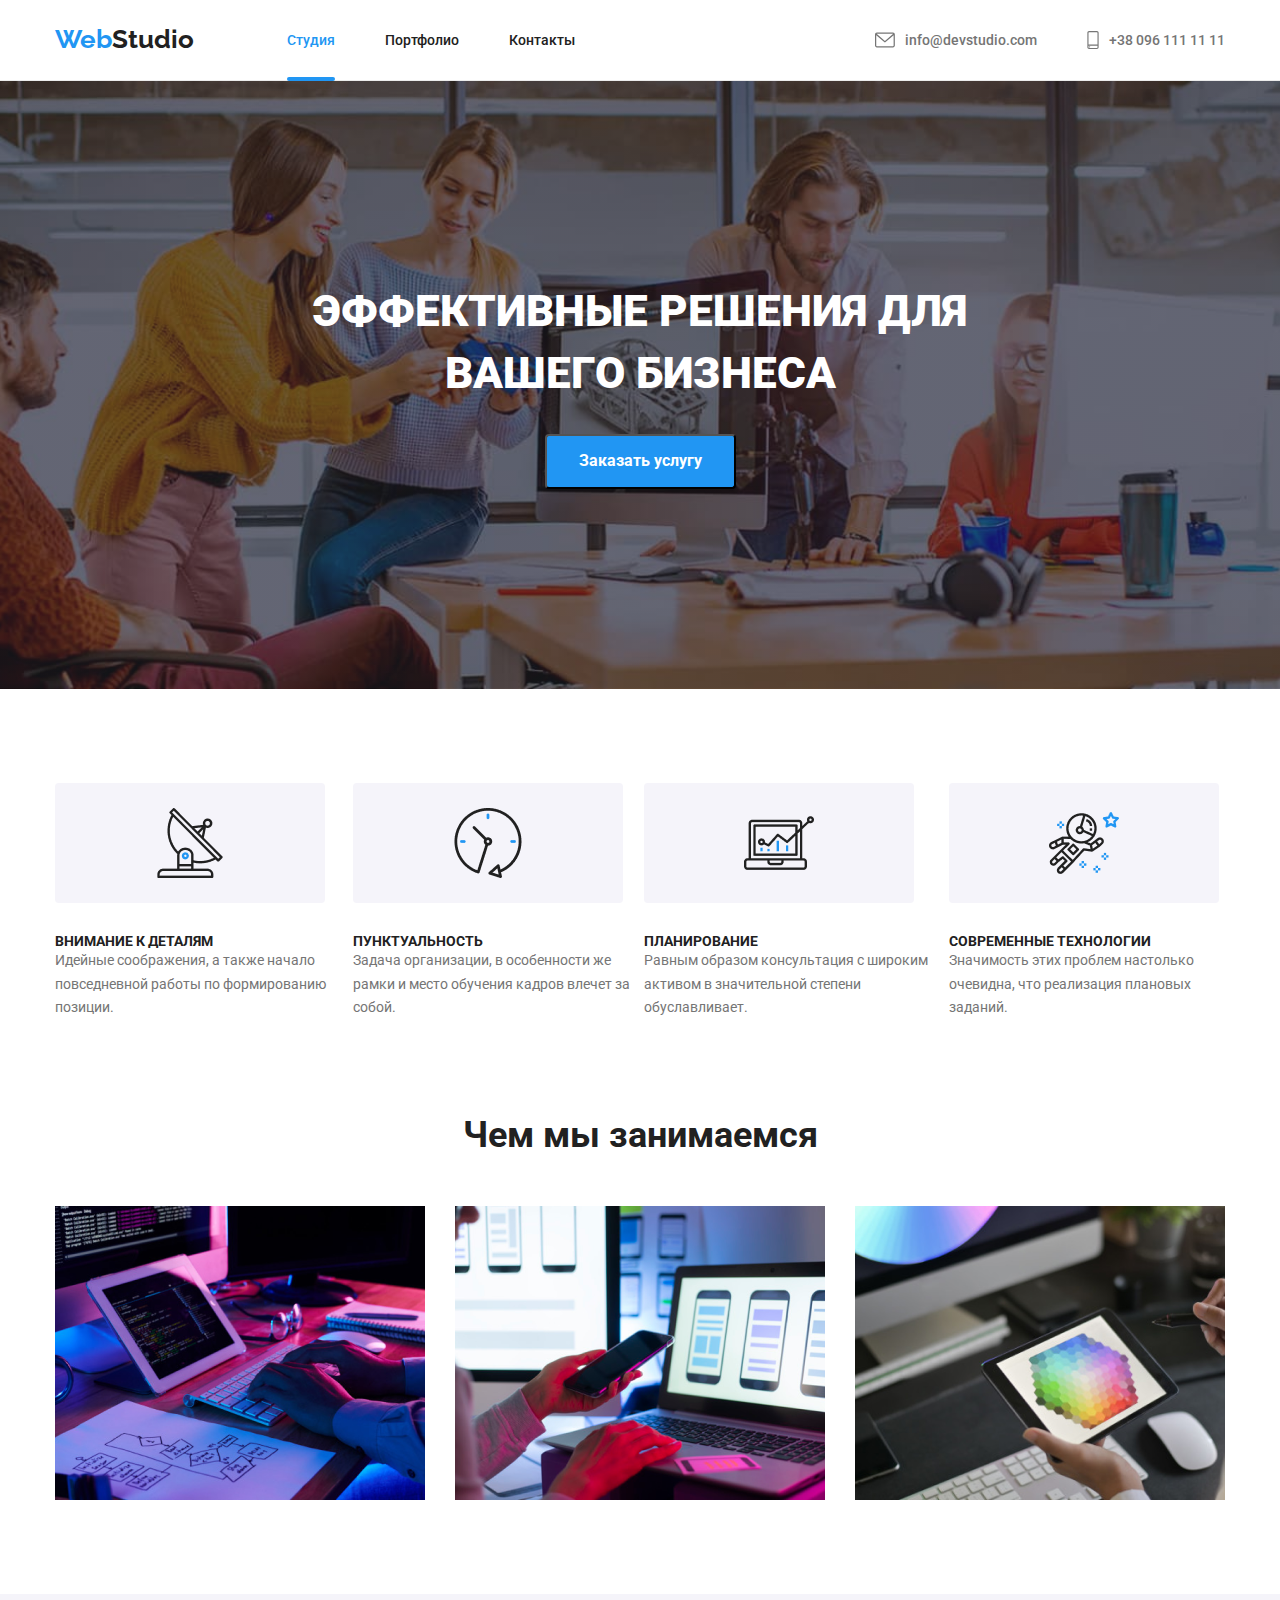
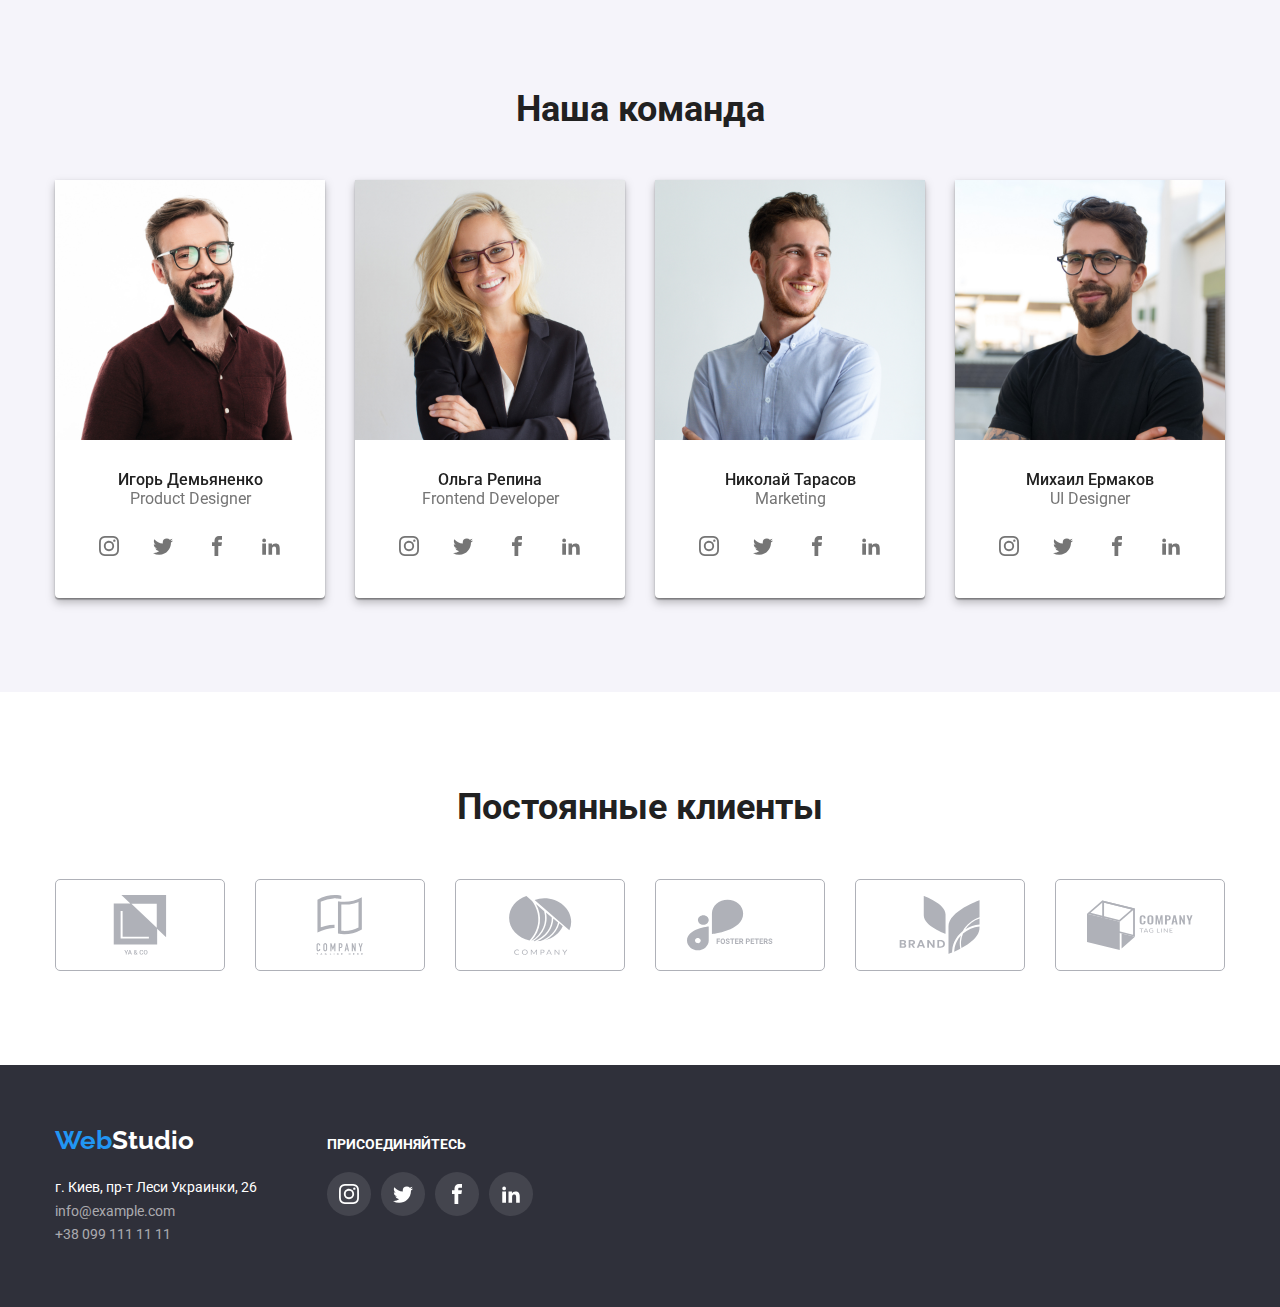
<file: index.html>
<!DOCTYPE html>
<html lang="en">
<head>
    <meta charset="UTF-8">
    <meta http-equiv="X-UA-Compatible" content="IE=edge">
    <meta name="viewport" content="width=device-width, initial-scale=1.0">
    <title>HomeWork</title>
    <link rel="preconnect" href="https://fonts.googleapis.com">
    <link rel="preconnect" href="https://fonts.gstatic.com" crossorigin>
    <link href="https://fonts.googleapis.com/css2?family=Raleway:wght@700&family=Roboto:wght@400;500;700;900&display=swap"rel="stylesheet">
    <link rel="stylesheet" href="https://cdnjs.cloudflare.com/ajax/libs/modern-normalize/1.1.0/modern-normalize.min.css">
    <link rel="stylesheet" href="./css/style.css"/>
</head>
<body>
    <header class="page-header">
        <div class="navbar container">
            <nav class="main-nav">
                <a class="logo" href="logotype">Web<span class="accent">Studio</span></a>
                <ul class="nav-list list">
                    <li class="item"><a class="nav-link current" href="./index.html">Студия</a></li>
                    <li class="item"><a class="nav-link" href="./portfolio.html">Портфолио</a></li>
                    <li class="item"><a class="nav-link" href="#">Контакты</a></li>
                </ul>
            </nav>
            <ul class="contacts-list-head list">
                <li class="item">
                    <a class="contact-link-head" href="mailto:info@devstudio.com">
                        <svg class="mail-icon">
                            <use href="./images-main/sprite.svg#icon-mail"></use>
                        </svg>info@devstudio.com
                    </a>
                </li>   
                <li class="item">
                    <a class="contact-link-head" href="tel:+380961111111">
                        <svg class="smartphone-icon">
                            <use href="./images-main/sprite.svg#icon-phone"></use>
                        </svg>+38 096 111 11 11
                    </a>
                </li>
            </ul>
        </div>
    </header>
    <main>

        <!--Main banner-->
        
        <section class="hero">
            <h1 class="hero-title">Эффективные решения для вашего бизнеса</h1>
            <button data-modal-open class="button-primary" type="button">Заказать услугу</button>
        </section>
        
        <!-- block Description-->
        
        <section class="description container"> 
            <ul class="description-list list">
                <li class="descrption-item1">
                    <h3 class="title-description">Внимание к деталям</h3>
                    <p class="text">Идейные соображения, а также начало повседневной работы по формированию позиции.</p>
                </li>
                <li class="descrption-item2">
                    <h3 class="title-description">Пунктуальность</h3>
                    <p class="text">Задача организации, в особенности же рамки и место обучения кадров влечет за собой.</p>
                </li>
                <li class="descrption-item3">
                    <h3 class="title-description">Планирование</h3>
                    <p class="text">Равным образом консультация с широким активом в значительной степени обуславливает.</p>
                </li>
                <li class="descrption-item4">
                    <h3 class="title-description">Современные технологии</h3>
                    <p class="text">Значимость этих проблем настолько очевидна, что реализация плановых заданий.</p>
                </li>
            </ul>
        </section>

        <!--Modal window-->

        <div data-modal class="backdrop is-hidden">
            <div class="modal">
                <button data-modal-close class="modal-close" type="button">
                    <svg class="vector" width="11" height="11">
                        <use href="./images-main/sprite.svg#icon-VectorX"></use>
                    </svg>
                </button>
            </div>
        </div>
        <!--block our work-->
        
        <section class="our-work container">
            <div class="work">
                <h2 class="title-work-team">Чем мы занимаемся</h2>
                <ul class="work-list list">
                    <li class="work-item">
                        <img src="./images-main/verstka.png" alt="verstka of webpages" width="370">
                        <div class="work-overlay">
                            <p class="overlay-text">Десктопные приложения</p>
                        </div>
                    </li>
                    <li class="work-item">
                        <img src="./images-main/uxui.png" alt="uxui design" width="370">
                        <div class="work-overlay">
                            <p class="overlay-text">Мобильные приложения</p>
                        </div>
                    </li>
                    <li class="work-item">
                        <img src="./images-main/webdesign.png" alt="webdesign" width="370">
                        <div class="work-overlay">
                            <p class="overlay-text">Дизайнерские решения</p>
                        </div>
                    </li>
                </ul>
            </div>
        </section>
        
        <!--Our Team -->
        
        <section class="our-team">
            <div class="container">
                <h2 class="title-work-team">Наша команда</h2>
                <ul class="list team">
                    <li class="team-item">
                        <img src="./images-main/igor.jpg" alt="фото Игорь Демьяненко Product Designer" width="270">
                        <div class="person">
                            <h3 class="title-name">Игорь Демьяненко</h3>
                            <p class="text-profession">Product Designer</p>
                            <ul class="social-links list">
                                <li class="social-item">
                                    <a class="social-link" href="#">
                                        <svg class="social" width="20" height="20">
                                            <use href="./images-main/sprite.svg#icon-instagram"></use>
                                        </svg>
                                    </a>
                                </li>
                                <li class="social-item">
                                    <a class="social-link" href="#">
                                        <svg class="social" width="20" height="20">
                                            <use href="./images-main/sprite.svg#icon-twitter"></use>
                                        </svg>
                                    </a>
                                </li>
                                <li class="social-item">
                                    <a class="social-link" href="#">
                                        <svg class="social" width="20" height="20">
                                            <use href="./images-main/sprite.svg#icon-facebook"></use>
                                        </svg>
                                    </a>
                                </li>
                                <li class="social-item">
                                    <a class="social-link" href="#">
                                        <svg class="social" width="20" height="20">
                                            <use href="./images-main/sprite.svg#icon-linkedin"></use>
                                        </svg>
                                    </a>
                                </li>
                            </ul>
                        </div>
                    </li>
                    <li class="team-item">
                        <img src="./images-main/olga.jpg" alt="фото Ольга Репина Frontend Developer" width="270">
                        <div class="person">
                            <h3 class="title-name">Ольга Репина</h3>
                            <p class="text-profession">Frontend Developer</p>
                            <ul class="social-links list">
                                <li class="social-item">
                                    <a class="social-link" href="#">
                                        <svg class="social" width="20" height="20">
                                            <use href="./images-main/sprite.svg#icon-instagram"></use>
                                        </svg>
                                    </a>
                                </li>
                                <li class="social-item">
                                    <a class="social-link" href="#">
                                        <svg class="social" width="20" height="20">
                                            <use href="./images-main/sprite.svg#icon-twitter"></use>
                                        </svg>
                                    </a>
                                </li>
                                <li class="social-item">
                                    <a class="social-link" href="#">
                                        <svg class="social" width="20" height="20">
                                            <use href="./images-main/sprite.svg#icon-facebook"></use>
                                        </svg>
                                    </a>
                                </li>
                                <li class="social-item">
                                    <a class="social-link" href="#">
                                        <svg class="social" width="20" height="20">
                                            <use href="./images-main/sprite.svg#icon-linkedin"></use>
                                        </svg>
                                    </a>
                                </li>
                            </ul>
                        </div>
                    </li>
                    <li class="team-item">
                        <img src="./images-main/nikolai.jpg" alt="фото Николай Тарасов Marketing" width="270">
                        <div class="person">
                            <h3 class="title-name">Николай Тарасов</h3>
                            <p class="text-profession">Marketing</p>
                            <ul class="social-links list">
                                <li class="social-item">
                                    <a class="social-link" href="#">
                                        <svg class="social" width="20" height="20">
                                            <use href="./images-main/sprite.svg#icon-instagram"></use>
                                        </svg>
                                    </a>
                                </li>
                                <li class="social-item">
                                    <a class="social-link" href="#">
                                        <svg class="social" width="20" height="20">
                                            <use href="./images-main/sprite.svg#icon-twitter"></use>
                                        </svg>
                                    </a>
                                </li>
                                <li class="social-item">
                                    <a class="social-link" href="#">
                                        <svg class="social" width="20" height="20">
                                            <use href="./images-main/sprite.svg#icon-facebook"></use>
                                        </svg>
                                    </a>
                                </li>
                                <li class="social-item">
                                    <a class="social-link" href="#">
                                        <svg class="social" width="20" height="20">
                                            <use href="./images-main/sprite.svg#icon-linkedin"></use>
                                        </svg>
                                    </a>
                                </li>
                            </ul>
                        </div>
                    </li>
                    <li class="team-item">
                        <img src="./images-main/mikhail.jpg" alt="фото Михаил Ермаков UI Designer" width="270">
                        <div class="person">
                            <h3 class="title-name">Михаил Ермаков</h3>
                            <p class="text-profession">UI Designer</p>
                            <ul class="social-links list">
                                <li class="social-item">
                                    <a class="social-link" href="#">
                                        <svg class="social" width="20" height="20">
                                            <use href="./images-main/sprite.svg#icon-instagram"></use>
                                        </svg>
                                    </a>
                                </li>
                                <li class="social-item">
                                    <a class="social-link" href="#">
                                        <svg class="social" width="20" height="20">
                                            <use href="./images-main/sprite.svg#icon-twitter"></use>
                                        </svg>
                                    </a>
                                </li>
                                <li class="social-item">
                                    <a class="social-link" href="#">
                                        <svg class="social" width="20" height="20">
                                            <use href="./images-main/sprite.svg#icon-facebook"></use>
                                        </svg>
                                    </a>
                                </li>
                                <li class="social-item">
                                    <a class="social-link" href="#">
                                        <svg class="social" width="20" height="20">
                                            <use href="./images-main/sprite.svg#icon-linkedin"></use>
                                        </svg>
                                    </a>
                                </li>
                            </ul> 
                        </div>
                    </li>
                </ul>
            </div>
        </section>

        <!-- Clients-->
        
        <section class="clients container">
            <h2 class="title-work-team">Постоянные клиенты</h2>
            <ul class="clients-list list">
                <li>
                    <a class="client-link" href="#">
                        <svg class="client">
                            <use href="./images-main/sprite.svg#icon-yaco"></use>
                        </svg>
                    </a>
                </li>
                <li>
                    <a class="client-link" href="#">
                        <svg class="client">
                            <use href="./images-main/sprite.svg#icon-tagline"></use>
                        </svg>
                    </a>
                </li>
                <li>
                    <a class="client-link" href="#">
                        <svg class="client">
                            <use href="./images-main/sprite.svg#icon-company"></use>
                        </svg>
                    </a>
                </li>
                <li>
                    <a class="client-link" href="#">
                        <svg class="client">
                            <use href="./images-main/sprite.svg#icon-fosters"></use>
                        </svg>
                    </a>
                </li>
                <li>
                    <a class="client-link" href="#">
                        <svg class="client">
                            <use href="./images-main/sprite.svg#icon-brand"></use>
                        </svg>
                    </a>
                </li>
                <li>
                    <a class="client-link" href="#">
                        <svg class="client">
                            <use href="./images-main/sprite.svg#icon-companytag"></use>
                        </svg>
                    </a>
                </li>
            
            </ul>
        </section>
        
        <!-- Undeground of web page-->
        <footer class="footer" id="footer">
            <div class="container foot">
                <div>
                    <a class="logo" href="logotype">Web<span class="accent-footer">Studio</span></a>
                    <address class="address">
                        <p class="address-item">г. Киев, пр-т Леси Украинки, 26</p>
                        <ul class="contacts-list-foot list">
                            <li class="contact-item">
                                <a class="contact-link-foot" href="mailto:info@example.com">info@example.com</a>
                            </li>
                            <li class="contact-item">
                                <a class="contact-link-foot" href="tel:+380991111111">+38 099 111 11 11</a>
                            </li>
                        </ul>
                    </address>
                </div>
                <div class="conected">
                    <h4 class="title-conect">Присоединяйтесь</h4>
                    <ul class="foot-links list">
                        <li class="foot-item">
                            <a class="foot-link" href="#">
                                <svg class="foot-social" width="20" height="20">
                                    <use href="./images-main/sprite.svg#icon-instagram"></use>
                                </svg>
                            </a>
                        </li>
                        <li class="foot-item">
                            <a class="foot-link" href="#">
                                <svg class="foot-social" width="20" height="20">
                                    <use href="./images-main/sprite.svg#icon-twitter"></use>
                                </svg>
                            </a>
                        </li>
                        <li class="foot-item">
                            <a class="foot-link" href="#">
                                <svg class="foot-social" width="20" height="20">
                                    <use href="./images-main/sprite.svg#icon-facebook"></use>
                                </svg>
                            </a>
                        </li>
                        <li class="foot-item">
                            <a class="foot-link" href="#">
                                <svg class="foot-social" width="20" height="20">
                                    <use href="./images-main/sprite.svg#icon-linkedin"></use>
                                </svg>
                            </a>
                        </li>
                    </ul>
                </div>
            </div>
        </footer>
    </main>
<script src="./js/modal.js"></script>
</body>
</html>
</file>
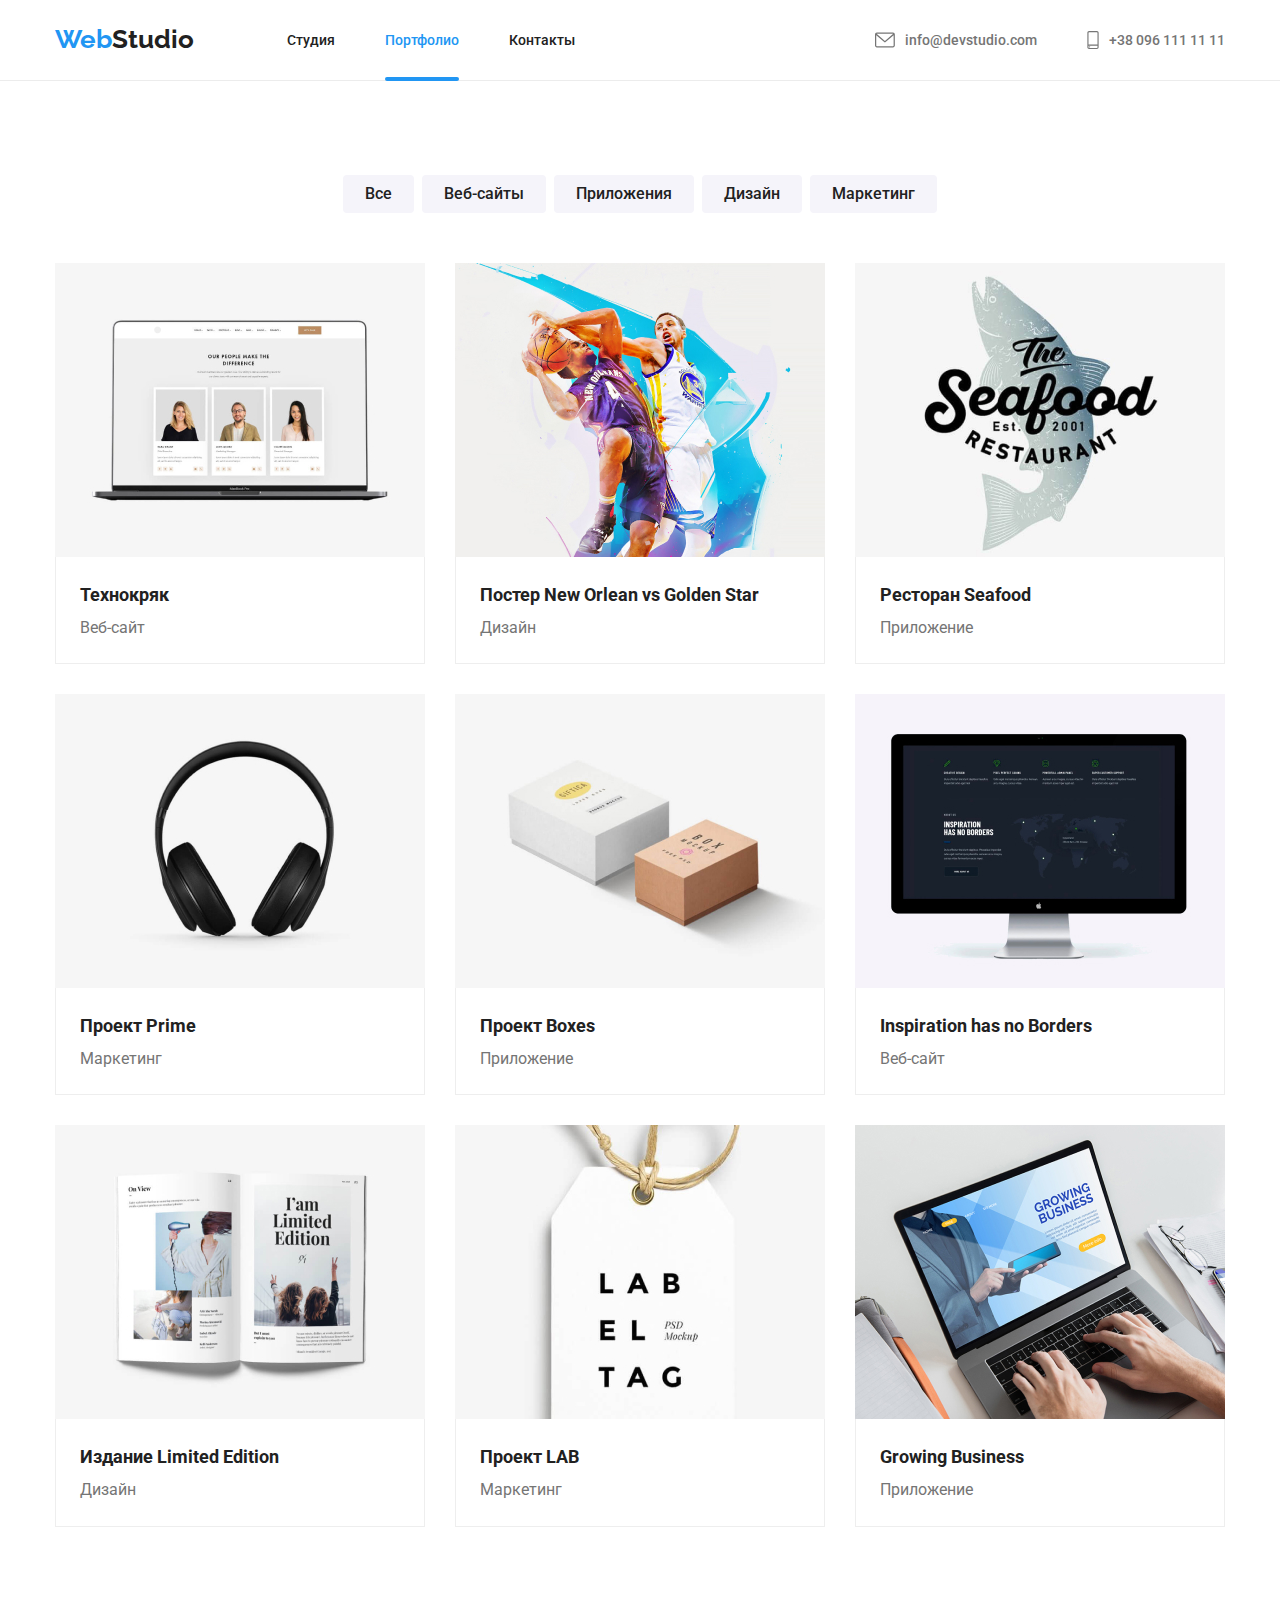
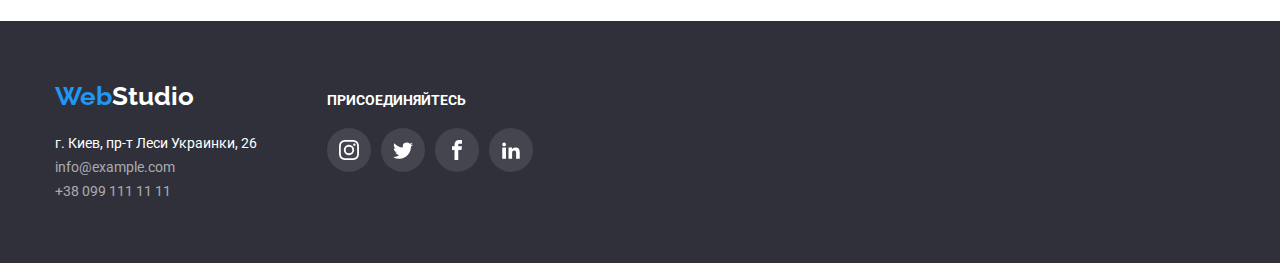
<file: portfolio.html>
<!DOCTYPE html>
<html lang="en">
<head>
    <meta charset="UTF-8">
    <meta http-equiv="X-UA-Compatible" content="IE=edge">
    <meta name="viewport" content="width=device-width, initial-scale=1.0">
    <title>Portfolio</title>
    <link rel="preconnect" href="https://fonts.googleapis.com">
    <link rel="preconnect" href="https://fonts.gstatic.com" crossorigin>
    <link href="https://fonts.googleapis.com/css2?family=Raleway:wght@700&family=Roboto:wght@400;500;700;900&display=swap"rel="stylesheet">
    <link rel="stylesheet" href="https://cdnjs.cloudflare.com/ajax/libs/modern-normalize/1.1.0/modern-normalize.min.css">
    <link rel="stylesheet" href="./css/style.css">
</head>
<body>
   <header class="page-header">
        <div class="navbar container">
            <nav class="main-nav">
                <a class="logo" href="logotype">Web<span class="accent">Studio</span></a>
                <ul class="nav-list list">
                    <li class="item"><a class="nav-link" href="/index.html">Студия</a></li>
                    <li class="item"><a class="nav-link current" href=" /portfolio.html">Портфолио</a></li>
                    <li class="item"><a class="nav-link" href="#">Контакты</a></li>
                </ul>
            </nav>
            <ul class="contacts-list-head list">
                <li class="item">
                    <a class="contact-link-head" href="mailto:info@devstudio.com">
                        <svg class="mail-icon">
                            <use href="./images-main/sprite.svg#icon-mail"></use>
                        </svg>info@devstudio.com
                    </a>
                </li>   
                <li class="item">
                    <a class="contact-link-head" href="tel:+380961111111">
                        <svg class="smartphone-icon">
                            <use href="./images-main/sprite.svg#icon-phone"></use>
                        </svg>+38 096 111 11 11
                    </a>
                </li>
            </ul>
        </div>
    </header>
    <main> 
        <section class="content">
            <div class="container portfolio">
                <ul class="button-list list">
                    <li class="item-btn"><button class="button-secondary" type="button">Все</button></li>
                    <li class="item-btn"><button class="button-secondary" type="button">Веб-сайты</button></li>
                    <li class="item-btn"><button class="button-secondary" type="button">Приложения</button></a></li>
                    <li class="item-btn"><button class="button-secondary" type="button">Дизайн</button></a></li>
                    <li class="item-btn"><button class="button-secondary" type="button">Маркетинг</button></a></li>
                </ul>
                <ul class="portfolio-list list">
                    <li class="portfolio-item">
                        <a class="portfolio-link" href="">
                            <div class="thumb">
                                <img class="picture" src="./images-portfolio/crack.jpg" alt="crack" width="370" .>
                                <div class="portfolio-overlay">
                                    <p class="portfolio-overlay-text">
                                        Технокряк это современная площадка распространения коронавируса. Компании используют эту платформу для цифрового
                                        шпионажа и атак на защищённые сервера конкурентов.
                                    </p>
                                </div>
                            </div>
                            <div class="project-item">
                                <h3 class="title-project">Технокряк</h3>
                                <p class="text-project">Веб-сайт</p>
                            </div>
                        </a>
                    </li>
                    <li class="portfolio-item">
                        <a class="portfolio-link" href="">
                            <div class="thumb">
                                <img class="picture" src="./images-portfolio/poster.jpg" alt="poster" width="370">
                                <div class="portfolio-overlay">
                                    <p class="portfolio-overlay-text">
                                        Технокряк это современная площадка распространения коронавируса. Компании
                                        используют эту платформу для цифрового
                                        шпионажа и атак на защищённые сервера конкурентов.
                                    </p>
                                </div>
                            </div>
                            <div class="project-item">
                                <h3 class="title-project">Постер New Orlean vs Golden Star </h3>
                                <p class="text-project">Дизайн</p>
                            </div>    
                        </a>
                    </li>
                    <li class="portfolio-item">
                        <a class="portfolio-link" href="">
                            <div class="thumb">
                                <img class="picture" src="./images-portfolio/restaurant.jpg" alt="restaurant" width="370">
                                <div class="portfolio-overlay">
                                    <p class="portfolio-overlay-text">
                                        Технокряк это современная площадка распространения коронавируса. Компании
                                        используют эту платформу для цифрового
                                        шпионажа и атак на защищённые сервера конкурентов.
                                    </p>
                                </div>
                            </div>
                            <div class="project-item">
                                <h3 class="title-project">Ресторан Seafood</h3>
                                <p class="text-project">Приложение</p>
                            </div>
                        </a>
                    </li>
                    <li class="portfolio-item">
                        <a class="portfolio-link" href="">
                            <div class="thumb">
                                <img class="picture" src="./images-portfolio/headphones.jpg" alt="headphones" width="370">
                                <div class="portfolio-overlay">
                                    <p class="portfolio-overlay-text">
                                        Технокряк это современная площадка распространения коронавируса. Компании
                                        используют эту платформу для цифрового
                                        шпионажа и атак на защищённые сервера конкурентов.
                                    </p>
                                </div>
                            </div>
                            <div class="project-item">
                                <h3 class="title-project">Проект Prime</h3>
                                <p class="text-project">Маркетинг</p>
                            </div>
                        </a>
                    </li>
                    <li class="portfolio-item">
                        <a class="portfolio-link" href="">
                            <div class="thumb">
                                <img class="picture" src="./images-portfolio/boxes.jpg" alt="boxes" width="370">
                                <div class="portfolio-overlay">
                                    <p class="portfolio-overlay-text">
                                        Технокряк это современная площадка распространения коронавируса. Компании
                                        используют эту платформу для цифрового
                                        шпионажа и атак на защищённые сервера конкурентов.
                                    </p>
                                </div>
                            </div>
                            <div class="project-item">
                                <h3 class="title-project">Проект Boxes</h3>
                                <p class="text-project">Приложение</p>
                            </div>
                        </a>
                    </li>
                    <li class="portfolio-item">
                        <a class="portfolio-link" href="">
                            <div class="thumb">
                                <img class="picture" src="./images-portfolio/mac.jpg" alt="MAC" width="370">
                                <div class="portfolio-overlay">
                                    <p class="portfolio-overlay-text">
                                        Технокряк это современная площадка распространения коронавируса. Компании
                                        используют эту платформу для цифрового
                                        шпионажа и атак на защищённые сервера конкурентов.
                                    </p>
                                </div>
                            </div>
                            <div class="project-item">
                                <h3 class="title-project">Inspiration has no Borders</h3>
                                <p class="text-project">Веб-сайт</p>
                            </div>
                        </a>
                    </li>
                    <li class="portfolio-item">
                        <a class="portfolio-link" href="">
                            <div class="thumb">
                                <img class="picture" src="./images-portfolio/book.jpg" alt="book" width="370">
                                <div class="portfolio-overlay">
                                    <p class="portfolio-overlay-text">
                                        Технокряк это современная площадка распространения коронавируса. Компании
                                        используют эту платформу для цифрового
                                        шпионажа и атак на защищённые сервера конкурентов.
                                    </p>
                                </div>
                            </div>
                            <div class="project-item">
                                <h3 class="title-project">Издание Limited Edition</h3>
                                <p class="text-project">Дизайн</p>
                            </div>
                        </a>
                    </li>
                    <li class="portfolio-item">
                        <a class="portfolio-link" href="">
                            <div class="thumb">
                                <img class="picture" src="./images-portfolio/lab.jpg" alt="Lab" width="370">
                                <div class="portfolio-overlay">
                                    <p class="portfolio-overlay-text">
                                        Технокряк это современная площадка распространения коронавируса. Компании
                                        используют эту платформу для цифрового
                                        шпионажа и атак на защищённые сервера конкурентов.
                                    </p>
                                </div>
                            </div>
                            <div class="project-item">
                                <h3 class="title-project">Проект LAB</h3>
                                <p class="text-project">Маркетинг</p>
                            </div>
                        </a>
                    </li>
                    <li class="portfolio-item">
                        <a class="portfolio-link" href="">
                            <div class="thumb">
                                <img class="picture" src="./images-portfolio/laptop.jpg" alt="Laptop" width="370">
                                <div class="portfolio-overlay">
                                    <p class="portfolio-overlay-text">
                                        Технокряк это современная площадка распространения коронавируса. Компании
                                        используют эту платформу для цифрового
                                        шпионажа и атак на защищённые сервера конкурентов.
                                    </p>
                                </div>
                            </div>
                            <div class="project-item">
                                <h3 class="title-project">Growing Business</h3>
                                <p class="text-project">Приложение</p>
                            </div>
                        </a>
                    </li>
                </ul>
            </div>
        </section>         
        
        <!-- Undeground of web page-->
        <footer class="footer" id="footer">
            <div class="container foot">
                <div>
                    <a class="logo" href="logotype">Web<span class="accent-footer">Studio</span></a>
                    <address class="address">
                        <p class="address-item">г. Киев, пр-т Леси Украинки, 26</p>
                        <ul class="contacts-list-foot list">
                            <li class="contact-item">
                                <a class="contact-link-foot" href="mailto:info@example.com">info@example.com</a>
                            </li>
                            <li class="contact-item">
                                <a class="contact-link-foot" href="tel:+380991111111">+38 099 111 11 11</a>
                            </li>
                        </ul>
                    </address>
                </div>
                <div class="conected">
                    <h4 class="title-conect">Присоединяйтесь</h4>
                    <ul class="foot-links list">
                        <li class="foot-item">
                            <a class="foot-link" href="#">
                                <svg class="foot-social" width="20" height="20">
                                    <use href="./images-main/sprite.svg#icon-instagram"></use>
                                </svg>
                            </a>
                        </li>
                        <li class="foot-item">
                            <a class="foot-link" href="#">
                                <svg class="foot-social" width="20" height="20">
                                    <use href="./images-main/sprite.svg#icon-twitter"></use>
                                </svg>
                            </a>
                        </li>
                        <li class="foot-item">
                            <a class="foot-link" href="#">
                                <svg class="foot-social" width="20" height="20">
                                    <use href="./images-main/sprite.svg#icon-facebook"></use>
                                </svg>
                            </a>
                        </li>
                        <li class="foot-item">
                            <a class="foot-link" href="#">
                                <svg class="foot-social" width="20" height="20">
                                    <use href="./images-main/sprite.svg#icon-linkedin"></use>
                                </svg>
                            </a>
                        </li>
                    </ul>
                </div>
            </div>
        </footer>
    </main>
    
</body>
</html>
</file>
<file: css/style.css>
/* Базовые стили */
:root {
  --link-text-color: #2196f3;
  --main-text-color: #757575;
  --title-text-color: #212121;
  --background-color-header: #ececec;
  --white-color: #ffffff;
  --hero-footer-background-color: #2f303a;
  --button-color: #f5f4fa;
  --main-text-family: roboto, sans-serif;
  --main-text-weight: 400;
  --svg-color: #afb1b8;
  --cubic: cubic-bezier(0.4, 0, 0.2, 1);
}

body {
  background-color: var(--white-color);
  color: var(--main-text-color);
  font-family: var(--main-text-family);
  font-weight: var(--main-text-weight);
}

a {
  text-decoration: none;
  color: inherit;
}
a:active {
  color: var(--link-text-color);
}
img {
  display: block;
  max-width: 100%;
}

/* УТИЛИТА*/
.list {
  list-style: none;
}
h2,
h3,
h4,
p,
ul {
  margin: unset;
  padding: unset;
}

.container {
  width: 1200px;
  margin-right: auto;
  margin-left: auto;
  padding: 0 15px;
  /*outline: 2px solid tomato;*/
}

/* шапка страницы с навигацией*/
.page-header {
  margin-top: auto;
  margin-bottom: auto;
  align-items: center;
  border-bottom: 1px solid #ececec;
}

.logo {
  color: var(--link-text-color);
  font-family: Raleway;
  font-weight: 700;
  font-size: 26px;
  line-height: 1.2;
}

.accent {
  color: var(--title-text-color);
  font-family: Raleway;
  font-weight: bold;
  font-size: 26px;
  line-height: 1.2;
}
.no-name {
  border: 1px tomato;
}
/*Навигация сайта*/
.nav-list {
  display: flex;
  margin-left: 93px;
}

.nav-list .item:not(:last-child) {
  margin-right: 50px;
}

.nav-link {
  display: block;
  position: relative;
  padding-top: 32px;
  padding-bottom: 32px;
  font-weight: 500;
  font-size: 14px;
  line-height: 1.15;
  color: var(--title-text-color);

  transition: color 250ms var(--cubic);
}
.nav-link.current {
  color: var(--link-text-color);
}
.nav-link.current::after {
  content: "";
  position: absolute;
  bottom: -1px;
  left: 0;

  width: 100%;
  height: 4px;
  background-color: var(--link-text-color);
  border-radius: 2px;
}
.navbar {
  display: flex;
  align-items: center;
  justify-content: space-between;
}

.main-nav {
  display: flex;
  align-items: center;
}

.nav-link:focus,
.nav-link:hover {
  color: var(--link-text-color);
}
.nav-link:active {
  color: var(--link-text-color);
}

.mail-icon {
  fill: currentColor;
  margin-right: 10px;
  width: 20px;
  height: 18px;

  transition: fill 250ms var(--cubic);
}

.mail-icon:hover,
.mail-icon:focus {
  fill: var(--link-text-color);
}

.smartphone-icon {
  fill: currentColor;
  margin-right: 10px;
  width: 12px;
  height: 18px;

  transition: fill 250ms var(--cubic);
}
.smartphone-icon:hover {
  fill: var(--link-text-color);
}
.contacts-list-head {
  display: flex;
}

.contacts-list-head .item + .item {
  margin-left: 50px;
}

.contacts-list-head.list {
  display: flex;
  align-items: center;
  font-weight: 500;
  font-size: 14px;
  line-height: 1.15;
  color: var(--title-text-color);
}

.contact-link-head {
  display: flex;
  align-items: center;
  font-weight: 500;
  color: var(--main-text-color);

  transition: color 250ms var(--cubic);
}

.item {
  display: inline-flex;
  align-items: center;
}

.contact-link-head:focus,
.contact-link-head:hover {
  color: var(--link-text-color);
}
/* Main banner*/
.hero {
  display: block;
  max-width: 1600px;
  margin-left: auto;
  margin-right: auto;
  padding-top: 200px;
  padding-bottom: 200px;

  background-image: linear-gradient(
      to right,
      rgba(47, 48, 58, 0.4),
      rgba(47, 48, 58, 0.4)
    ),
    url(../images-main/Img.jpg);
  background-repeat: no-repeat;
  background-position: center;
  background-size: cover;
  text-align: center;
}

.hero-title {
  font-weight: 900;
  font-size: 44px;
  line-height: 1.4;
  color: var(--white-color);
  text-align: center;
  text-transform: uppercase;

  width: 696px;
  margin: 0 auto;
  margin-bottom: 30px;
}

.button-primary {
  background-color: var(--link-text-color);
  font-family: inherit;
  font-weight: 700;
  font-size: 16px;
  line-height: 1.9;
  color: var(--white-color);
  cursor: pointer;

  box-shadow: 0px 4px 4px rgba(0, 0, 0, 0.15);
  border-radius: 4px;
  padding-left: 32px;
  padding-right: 32px;
  padding-top: 10px;
  padding-bottom: 10px;

  transition: color 250ms var(--cubic);
}

.button-primary:hover,
.button-primary:focus {
  color: var(--main-text-color);
}

/*block description*/
.description {
  padding-top: 94px;
}
.title-description {
  font-weight: 700;
  font-size: 14px;
  line-height: 1.15;
  text-transform: uppercase;
  color: var(--title-text-color);
}

.text {
  font-size: 14px;
  line-height: 1.7;
}

.description-list {
  display: flex;
  padding: unset;
  justify-content: space-between;
}
.description-list .descrption:not(:last-child) {
  margin-right: 30px;
}
.descrption-item {
  width: 270px;
}
.descrption-item1::before {
  content: "";
  display: inline-flex;
  width: 270px;
  height: 120px;
  background-image: url(../images-main/antenna.png);
  background-repeat: no-repeat;
  background-position: center;
  background-color: #f5f4fa;
  margin-bottom: 30px;
  border-radius: 4px;
}
.descrption-item2::before {
  content: "";
  display: inline-flex;
  width: 270px;
  height: 120px;
  background-image: url(../images-main/clock.png);
  background-repeat: no-repeat;
  background-position: center;
  background-color: #f5f4fa;
  margin-bottom: 30px;
  border-radius: 4px;
}
.descrption-item3::before {
  content: "";
  display: inline-flex;
  width: 270px;
  height: 120px;
  background-image: url(../images-main/diagram.png);
  background-repeat: no-repeat;
  background-position: center;
  background-color: #f5f4fa;
  margin-bottom: 30px;
  border-radius: 4px;
}
.descrption-item4::before {
  content: "";
  display: inline-flex;
  width: 270px;
  height: 120px;
  background-image: url(../images-main/astronaut.png);
  background-repeat: no-repeat;
  background-position: center;
  background-color: #f5f4fa;
  margin-bottom: 30px;
  border-radius: 4px;
}

/* modal Window*/

.backdrop {
  position: absolute;
  top: 0;
  left: 0;
  width: 100%;
  height: 100%;
  background: rgba(0, 0, 0, 0.2);
}
.backdrop.is-hidden {
  opacity: 0;
  pointer-events: none;
}
.modal {
  position: fixed;
  z-index: 1;
  opacity: 1;
  top: 50%;
  left: 50%;
   
  width: 528px;
  height: 581px;
  background-color: rgba(255, 255, 255, 1);
  border-radius: 3px;

  transform: translate(-50%, -50%);
  transition: transform 250ms var(--cubic) ease-in-out;

  animation-name: animationmodal;
  animation-duration: 2000ms;
  animation-timing-function: linear;
}

@keyframes animationmodal {
  0% {
    transform: rotate3d(0, 0, 0, 45deg);
  }
  50% {
    transform: rotate3d(1, 1, 1, 220deg);
  }
  100% {
    transform: rotate3d(2, 2, 2, 360deg);
  }
}

.modal-close {
  position: absolute;
  top: 8px;
  right: 8px;
  width: 30px;
  height: 30px;
  background: transparent;
  border-radius: 50%;
  cursor: pointer;
  border: 1px solid rgba(0, 0, 0, 0.1);
}
.vektor {
  position: absolute;
  top: 50%;
  right: 50%;
  transform: translate(-50%, -50%);
  fill: rgba(0, 0, 0, 1);

  transition: fill 250ms var(--cubic);
}
.vektor:hover,
.vektor:focus {
  fill: var(--link-text-color);
}
/* Our work*/

.title-work-team {
  margin-bottom: 50px;
  font-weight: 700;
  font-size: 36px;
  line-height: 1.17;
  text-align: center;
  color: var(--title-text-color);
}
.our-work {
  display: block;
  padding-bottom: 94px;
  padding-top: 94px;
}

.work-list {
  display: flex;
  padding: unset;
  margin: unset;
  justify-content: space-between;
}
.work-list .work-item:not(:last-child) {
  margin-right: 30px;
  display: block;
}
.work-item {
  position: relative;
  overflow: hidden;
}
.work-item:focus .work-overlay,
.work-item:hover .work-overlay {
  transform: translateY(-100%);
}
.work-overlay {
  position: absolute;
  bottom: -70px;
  left: 0;
  width: 100%;
  height: 70px;
  background-color: rgba(47, 48, 58, 0.8);

  transition: transform 250ms var(--cubic);
}

.overlay-text {
  position: absolute;
  top: 50%;
  left: 50%;
  transform: translate(-50%, -50%);

  font-weight: bold;
  font-size: 14px;
  line-height: 16px;
  text-align: center;
  white-space: nowrap;
  text-transform: uppercase;
  color: rgba(255, 255, 255, 1);
}

/*Our team*/

.title-name {
  font-weight: 500;
  font-size: 16px;
  line-height: 1.19;
  color: var(--title-text-color);
}

.text-profession {
  font-size: 16px;
  line-height: 1.19;
}

.our-team {
  padding-top: 94px;
  padding-bottom: 94px;
  background-color: var(--button-color);
}
.team {
  display: flex;
  justify-content: space-between;
  padding-left: unset;
  filter: drop-shadow(0px 4px 4px rgba(0, 0, 0, 0.25));
}
.team-item {
  background-color: var(--white-color);
  width: 270px;
  text-align: center;
  box-shadow: 0px 1px 3px rgba(0, 0, 0, 0.12), 0px 1px 1px rgba(0, 0, 0, 0.14),
    0px 2px 1px rgba(0, 0, 0, 0.2);
  border-radius: 0px 0px 4px 4px;
}
.person {
  padding: 30px 34px 30px 34px;
}
.social-links.list {
  display: flex;
  justify-content: center;
  fill: currentColor;
  margin-top: 16px;
}
.social-link {
  display: flex;
  padding: 0;
  width: 44px;
  height: 44px;
  justify-content: center;
  border: none;
  border-radius: 50%;
  background-color: var(--white-color);
  align-items: center;

  transition: background-color 250ms var(--cubic), color 250ms var(--cubic);
}
.social-link:hover,
.social-link:focus {
  background-color: var(--link-text-color);
  color: var(--white-color);
}
.social-item:not(:last-child) {
  margin-right: 10px;
}
.social {
  width: 20px;
  height: 20px;
  fill: currentColor;
}

/* Clients*/

.clients {
  padding-top: 94px;
  padding-bottom: 94px;
}
.title-work-team::after {
  width: 170px;
  height: 93px;
  border: 1px solid#AFB1B8;
  background-size: auto;
  background-position: center;
}
.clients-list {
  display: flex;
  justify-content: space-between;
}
.client-link {
  display: flex;
  align-items: center;
  justify-content: center;
  width: 170px;
  height: 92px;
  border: 1px solid rgba(175, 177, 184, 1);
  border-radius: 5px;

  transition: border-color 250ms var(--cubic), color 250ms var(--cubic);
}

.client-link:hover {
  border-color: #2196f3;
  color: #2196f3;
}
.client {
  display: flex;
  align-items: center;
  justify-content: center;
  width: 106px;
  height: 60px;
  fill: #afb1b8;

  transition: fill 250ms var(--cubic);
}
.client:focus,
.client:hover {
  fill: currentColor;
}
/* Footer*/

.footer {
  background-color: var(--hero-footer-background-color);
  padding-top: 60px;
  padding-bottom: 60px;
}
.foot {
  display: flex;
  align-items: baseline;
}

.accent-footer {
  color: var(--white-color);
}

.address {
  align-content: space-between;
  font-style: inherit;
  margin-top: 20px;
}

.address-item {
  color: var(--white-color);
  font-size: 14px;
  line-height: 1.7;
}

.contacts-list-foot {
  margin: unset;
  padding: unset;
}

.contact-link-foot {
  font-size: 14px;
  line-height: 1.7;
  color: rgba(255, 255, 255, 0.6);

  transition: color 250ms var(--cubic);
}

.contact-link-foot:focus,
.contact-link-foot:hover {
  color: var(--link-text-color);
}
.conected {
  margin-left: 70px;
}
.title-conect {
  font-family: var(--main-text-family);
  font-style: normal;
  font-weight: 700;
  font-size: 14px;
  line-height: 16px;
  margin-bottom: 20px;
  color: var(--white-color);
  text-transform: uppercase;
}
.foot-links.list {
  display: flex;
  justify-content: center;
}
.foot-link {
  display: flex;
  padding: 0;
  width: 44px;
  height: 44px;
  justify-content: center;
  border: none;
  border-radius: 50%;
  background-color: rgba(255, 255, 255, 0.1);
  align-items: center;

  transition: color 250ms var(--cubic);
}

.foot-link:hover {
  background-color: var(--link-text-color);
}
.foot-item:not(:last-child) {
  margin-right: 10px;
}
.foot-social {
  fill: var(--white-color);
}

/* Странница Portfolio*/

.content {
  padding-top: 94px;
  padding-bottom: 94px;
  border: unset;
}
.button-list {
  display: flex;
  justify-content: center;
  margin-bottom: 50px;
}

.button-list .item-btn:not(:last-child) {
  margin-right: 8px;
}

.portfolio-list {
  display: flex;
  flex-wrap: wrap;
  align-content: center;
  margin-top: -30px;
  margin-left: -30px;
}

.portfolio-item {
  background: var(--white-color);
  margin-top: 30px;
  margin-left: 30px;
  flex-basis: calc((100% - 30px * 3) / 3);
}
.portfolio-link {
  display: block;
  position: relative;
  overflow: hidden;

  transition: box-shadow 250ms var(--cubic);
}

.portfolio-link:hover,
.portfolio-link:focus {
  box-shadow: 0 4px 4px 0 rgba(0, 0, 0, 0.25);
}

.button-secondary {
  font-family: inherit;
  font-weight: 500;
  font-size: 16px;
  line-height: 1.6;

  padding: 6px 22px;
  border: none;
  border-radius: 4px;
  border-color: unset;
  background-color: var(--button-color);
  color: var(--title-text-color);
  text-align: center;

  transition: background-color 250ms var(--cubic), color 250ms var(--cubic),
    box-shadow 250ms var(--cubic);
}

.button-secondary:hover,
.button-secondary:focus {
  color: var(--white-color);
  background-color: var(--link-text-color);
  box-shadow: 0px 3px 1px rgba(0, 0, 0, 0.1), 0px 1px 2px rgba(0, 0, 0, 0.08),
    0px 2px 2px rgba(0, 0, 0, 0.12);
}
.thumb {
  position: relative;
  overflow: hidden;
}
.thumb:hover .portfolio-overlay,
.thumb:focus .portfolio-overlay {
  transform: translateY(-100%);
}
.picture {
  position: relative;
  display: block;
  width: -webkit-fill-available;
  max-width: 100%;
  overflow: hidden;
}
.portfolio-overlay {
  position: absolute;
  top: 294px;
  left: 0;
  width: 100%;
  height: 294px;
  padding: 63px 24px;

  line-height: 1.6;
  color: var(--white-color);
  font-size: 18px;
  background-color: rgba(33, 117, 243, 0.9);

  transition: transform 250ms var(--cubic);
}

.portfolio-overlay-text {
  position: absolute;
  text-align: left;
}

.project-item {
  padding: 20px 24px;
  border-right: 1px solid #eeeeee;
  border-bottom: 1px solid #eeeeee;
  border-left: 1px solid #eeeeee;
}
.title-project {
  font-weight: 700;
  font-size: 18px;
  line-height: 2;
  color: var(--title-text-color);
}
.text-project {
  font-size: 16px;
  line-height: 1.9;
}
</file>
